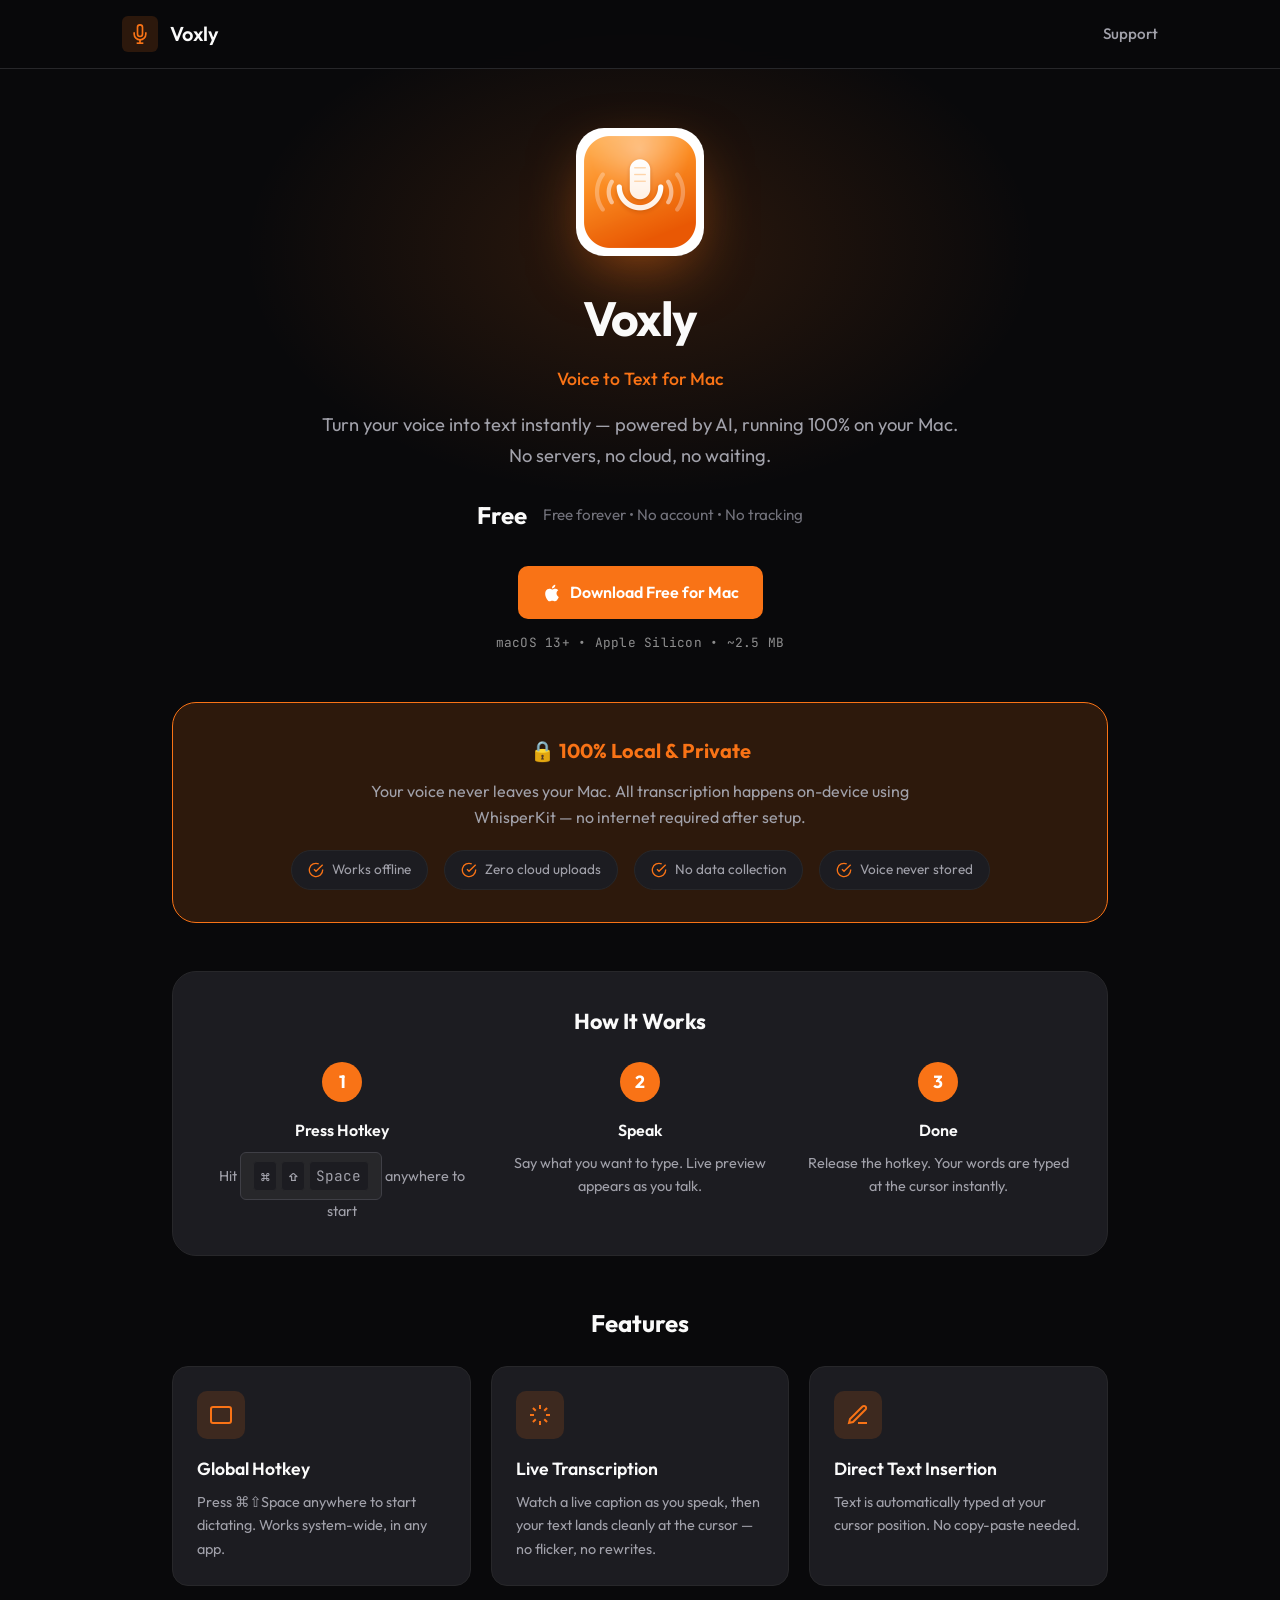
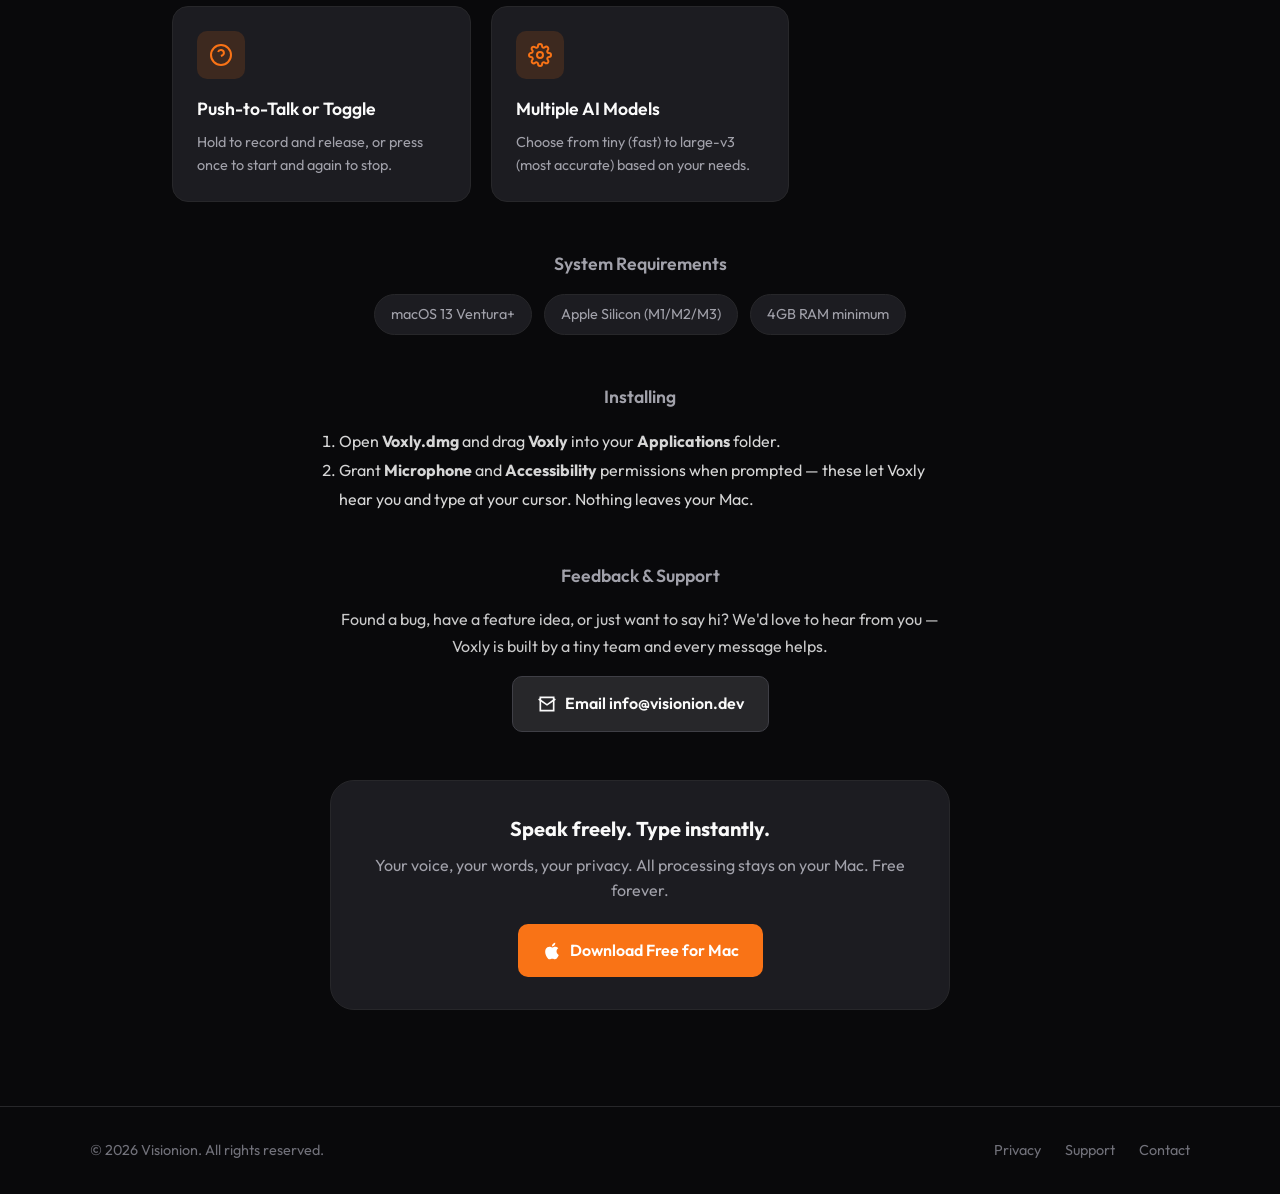
<file: index.html>
<!DOCTYPE html>
<html lang="en">
<head>
<script async src="https://www.googletagmanager.com/gtag/js?id=G-M6JFPRX2WN"></script>
<script>
  window.dataLayer = window.dataLayer || [];
  function gtag(){dataLayer.push(arguments);}
  gtag('js', new Date());
  gtag('config', 'G-M6JFPRX2WN');
</script>

  <meta charset="UTF-8" />
  <meta name="viewport" content="width=device-width, initial-scale=1" />
  <meta name="theme-color" content="#f97316" />
  <title>Voxly — Free Voice to Text for Mac | Local Whisper AI Dictation</title>
  <meta name="description" content="Voxly turns your voice into text instantly — powered by Whisper AI, running 100% on your Mac. Free, private, no servers, no cloud. Download for macOS." />
  <meta name="keywords" content="voice to text mac, free dictation app, whisper ai mac, speech to text, offline transcription, privacy dictation" />

  <!-- Canonical -->
  <link rel="canonical" href="https://voxly.visionion.dev/" />

  <!-- Open Graph -->
  <meta property="og:title" content="Voxly — Free Voice to Text for Mac" />
  <meta property="og:description" content="Turn your voice into text instantly. 100% local, powered by Whisper AI. Free download." />
  <meta property="og:type" content="website" />
  <meta property="og:url" content="https://voxly.visionion.dev/" />
  <meta property="og:image" content="https://voxly.visionion.dev/og-image.png" />

  <!-- Twitter Card -->
  <meta name="twitter:card" content="summary_large_image" />
  <meta name="twitter:title" content="Voxly — Free Voice to Text for Mac" />
  <meta name="twitter:description" content="Turn your voice into text instantly. 100% local, powered by Whisper AI. Free download." />
  <meta name="twitter:image" content="https://voxly.visionion.dev/og-image.png" />

  <!-- JSON-LD: SoftwareApplication -->
  <script type="application/ld+json">
  {
    "@context": "https://schema.org",
    "@type": "SoftwareApplication",
    "name": "Voxly",
    "applicationCategory": "UtilitiesApplication",
    "operatingSystem": "macOS 13+",
    "description": "Free voice-to-text dictation for Mac, powered by Whisper AI running 100% on-device.",
    "url": "https://voxly.visionion.dev/",
    "downloadUrl": "https://voxly.visionion.dev/Voxly.dmg",
    "offers": { "@type": "Offer", "price": "0", "priceCurrency": "USD" },
    "publisher": { "@type": "Organization", "name": "Visionion", "url": "https://visionion.dev" }
  }
  </script>

  <!-- Favicon & icons -->
  <link rel="icon" type="image/png" href="/icon.png">
  <link rel="apple-touch-icon" href="/apple-touch-icon.png">

  <!-- Fonts -->
  <link rel="preconnect" href="https://fonts.googleapis.com">
  <link rel="preconnect" href="https://fonts.gstatic.com" crossorigin>
  <link href="https://fonts.googleapis.com/css2?family=Outfit:wght@300;400;500;600;700&family=JetBrains+Mono:wght@400;500&display=swap" rel="stylesheet">

  <link rel="stylesheet" href="styles.css" />
</head>
<body>
  <!-- Navigation -->
  <nav class="nav">
    <div class="nav-container">
      <a href="/" class="nav-logo">
        <span class="logo-icon">
          <svg viewBox="0 0 24 24" fill="none" stroke="currentColor" stroke-width="2">
            <path d="M12 1a3 3 0 00-3 3v8a3 3 0 006 0V4a3 3 0 00-3-3z"/>
            <path d="M19 10v2a7 7 0 01-14 0v-2"/>
            <line x1="12" y1="19" x2="12" y2="23"/>
            <line x1="8" y1="23" x2="16" y2="23"/>
          </svg>
        </span>
        <span class="logo-text">Voxly</span>
      </a>
      <div class="nav-right">
        <a href="/support.html" class="nav-link">Support</a>
      </div>
    </div>
  </nav>

  <main>
    <!-- Hero Section -->
    <section class="hero">
      <div class="hero-glow"></div>
      <div class="hero-content">
        <img src="/icon.png" alt="Voxly app icon" class="hero-app-icon" width="128" height="128" />
        <h1 class="hero-title">Voxly</h1>
        <p class="hero-tagline">Voice to Text for Mac</p>
        <p class="hero-subtitle">
          Turn your voice into text instantly — powered by AI, running 100% on your Mac. No servers, no cloud, no waiting.
        </p>
        <div class="hero-price">
          <span class="price-tag">Free</span>
          <span class="price-note">Free forever • No account • No tracking</span>
        </div>
        <div class="hero-cta">
          <a href="/download.html" class="btn btn-primary">
            <svg viewBox="0 0 24 24" fill="currentColor">
              <path d="M18.71 19.5c-.83 1.24-1.71 2.45-3.05 2.47-1.34.03-1.77-.79-3.29-.79-1.53 0-2 .77-3.27.82-1.31.05-2.3-1.32-3.14-2.53C4.25 17 2.94 12.45 4.7 9.39c.87-1.52 2.43-2.48 4.12-2.51 1.28-.02 2.5.87 3.29.87.78 0 2.26-1.07 3.81-.91.65.03 2.47.26 3.64 1.98-.09.06-2.17 1.28-2.15 3.81.03 3.02 2.65 4.03 2.68 4.04-.03.07-.42 1.44-1.38 2.83M13 3.5c.73-.83 1.94-1.46 2.94-1.5.13 1.17-.34 2.35-1.04 3.19-.69.85-1.83 1.51-2.95 1.42-.15-1.15.41-2.35 1.05-3.11z"/>
            </svg>
            Download Free for Mac
          </a>
        </div>
        <p class="hero-meta">macOS 13+ • Apple Silicon • ~2.5 MB</p>
      </div>
    </section>

    <div class="main-content">
      <!-- Privacy Banner -->
      <section class="privacy-banner">
        <h2>🔒 100% Local & Private</h2>
        <p>Your voice never leaves your Mac. All transcription happens on-device using WhisperKit — no internet required after setup.</p>
        <div class="privacy-highlights">
          <span class="privacy-badge">
            <svg viewBox="0 0 24 24" fill="none" stroke="currentColor" stroke-width="2"><path d="M22 11.08V12a10 10 0 11-5.93-9.14"/><polyline points="22,4 12,14.01 9,11.01"/></svg>
            Works offline
          </span>
          <span class="privacy-badge">
            <svg viewBox="0 0 24 24" fill="none" stroke="currentColor" stroke-width="2"><path d="M22 11.08V12a10 10 0 11-5.93-9.14"/><polyline points="22,4 12,14.01 9,11.01"/></svg>
            Zero cloud uploads
          </span>
          <span class="privacy-badge">
            <svg viewBox="0 0 24 24" fill="none" stroke="currentColor" stroke-width="2"><path d="M22 11.08V12a10 10 0 11-5.93-9.14"/><polyline points="22,4 12,14.01 9,11.01"/></svg>
            No data collection
          </span>
          <span class="privacy-badge">
            <svg viewBox="0 0 24 24" fill="none" stroke="currentColor" stroke-width="2"><path d="M22 11.08V12a10 10 0 11-5.93-9.14"/><polyline points="22,4 12,14.01 9,11.01"/></svg>
            Voice never stored
          </span>
        </div>
      </section>

      <!-- How It Works -->
      <section class="how-section">
        <div class="how-card">
          <h2>How It Works</h2>
          <div class="how-steps">
            <div class="how-step">
              <div class="step-number">1</div>
              <h3>Press Hotkey</h3>
              <p>Hit <span class="hotkey-display"><kbd>⌘</kbd><kbd>⇧</kbd><kbd>Space</kbd></span> anywhere to start</p>
            </div>
            <div class="how-step">
              <div class="step-number">2</div>
              <h3>Speak</h3>
              <p>Say what you want to type. Live preview appears as you talk.</p>
            </div>
            <div class="how-step">
              <div class="step-number">3</div>
              <h3>Done</h3>
              <p>Release the hotkey. Your words are typed at the cursor instantly.</p>
            </div>
          </div>
        </div>
      </section>

      <!-- Features Section -->
      <section class="features-section">
        <h2 class="features-title">Features</h2>
        <div class="features-grid">
          <div class="feature-card">
            <div class="feature-icon">
              <svg viewBox="0 0 24 24" fill="none" stroke="currentColor" stroke-width="2">
                <rect x="2" y="4" width="20" height="16" rx="2"/>
                <path d="M6 8h.01M10 8h.01"/>
              </svg>
            </div>
            <h3>Global Hotkey</h3>
            <p>Press ⌘⇧Space anywhere to start dictating. Works system-wide, in any app.</p>
          </div>

          <div class="feature-card">
            <div class="feature-icon">
              <svg viewBox="0 0 24 24" fill="none" stroke="currentColor" stroke-width="2">
                <path d="M12 2v4M12 18v4M4.93 4.93l2.83 2.83M16.24 16.24l2.83 2.83M2 12h4M18 12h4M4.93 19.07l2.83-2.83M16.24 7.76l2.83-2.83"/>
              </svg>
            </div>
            <h3>Live Transcription</h3>
            <p>Watch a live caption as you speak, then your text lands cleanly at the cursor — no flicker, no rewrites.</p>
          </div>

          <div class="feature-card">
            <div class="feature-icon">
              <svg viewBox="0 0 24 24" fill="none" stroke="currentColor" stroke-width="2">
                <path d="M12 20h9"/>
                <path d="M16.5 3.5a2.121 2.121 0 013 3L7 19l-4 1 1-4L16.5 3.5z"/>
              </svg>
            </div>
            <h3>Direct Text Insertion</h3>
            <p>Text is automatically typed at your cursor position. No copy-paste needed.</p>
          </div>

          <div class="feature-card">
            <div class="feature-icon">
              <svg viewBox="0 0 24 24" fill="none" stroke="currentColor" stroke-width="2">
                <circle cx="12" cy="12" r="10"/>
                <path d="M9.09 9a3 3 0 015.83 1c0 2-3 3-3 3"/>
                <line x1="12" y1="17" x2="12.01" y2="17"/>
              </svg>
            </div>
            <h3>Push-to-Talk or Toggle</h3>
            <p>Hold to record and release, or press once to start and again to stop.</p>
          </div>

          <div class="feature-card">
            <div class="feature-icon">
              <svg viewBox="0 0 24 24" fill="none" stroke="currentColor" stroke-width="2">
                <circle cx="12" cy="12" r="3"/>
                <path d="M19.4 15a1.65 1.65 0 00.33 1.82l.06.06a2 2 0 010 2.83 2 2 0 01-2.83 0l-.06-.06a1.65 1.65 0 00-1.82-.33 1.65 1.65 0 00-1 1.51V21a2 2 0 01-2 2 2 2 0 01-2-2v-.09A1.65 1.65 0 009 19.4a1.65 1.65 0 00-1.82.33l-.06.06a2 2 0 01-2.83 0 2 2 0 010-2.83l.06-.06a1.65 1.65 0 00.33-1.82 1.65 1.65 0 00-1.51-1H3a2 2 0 01-2-2 2 2 0 012-2h.09A1.65 1.65 0 004.6 9a1.65 1.65 0 00-.33-1.82l-.06-.06a2 2 0 010-2.83 2 2 0 012.83 0l.06.06a1.65 1.65 0 001.82.33H9a1.65 1.65 0 001-1.51V3a2 2 0 012-2 2 2 0 012 2v.09a1.65 1.65 0 001 1.51 1.65 1.65 0 001.82-.33l.06-.06a2 2 0 012.83 0 2 2 0 010 2.83l-.06.06a1.65 1.65 0 00-.33 1.82V9a1.65 1.65 0 001.51 1H21a2 2 0 012 2 2 2 0 01-2 2h-.09a1.65 1.65 0 00-1.51 1z"/>
              </svg>
            </div>
            <h3>Multiple AI Models</h3>
            <p>Choose from tiny (fast) to large-v3 (most accurate) based on your needs.</p>
          </div>

        </div>
      </section>

      <!-- Requirements -->
      <section class="requirements-section">
        <h2>System Requirements</h2>
        <div class="requirements-list">
          <span class="requirement-tag">macOS 13 Ventura+</span>
          <span class="requirement-tag">Apple Silicon (M1/M2/M3)</span>
          <span class="requirement-tag">4GB RAM minimum</span>
        </div>
      </section>

      <!-- Install note -->
      <section class="requirements-section">
        <h2>Installing</h2>
        <ol style="max-width:640px;margin:0 auto;opacity:.85;line-height:1.8;text-align:left;padding-left:1.2rem">
          <li>Open <strong>Voxly.dmg</strong> and drag <strong>Voxly</strong> into your <strong>Applications</strong> folder.</li>
          <li>Grant <strong>Microphone</strong> and <strong>Accessibility</strong> permissions when prompted — these let Voxly hear you and type at your cursor. Nothing leaves your Mac.</li>
        </ol>
      </section>

      <!-- Feedback -->
      <section class="requirements-section">
        <h2>Feedback &amp; Support</h2>
        <p style="max-width:620px;margin:0 auto 1rem;opacity:.8;line-height:1.7">
          Found a bug, have a feature idea, or just want to say hi? We'd love to hear from you —
          Voxly is built by a tiny team and every message helps.
        </p>
        <a href="mailto:info@visionion.dev?subject=Voxly%20Feedback" class="btn btn-secondary">
          <svg viewBox="0 0 24 24" fill="none" stroke="currentColor" stroke-width="2" width="18" height="18">
            <path d="M4 4h16v16H4z" fill="none"/><path d="M22 6l-10 7L2 6"/>
          </svg>
          Email info@visionion.dev
        </a>
      </section>

      <!-- CTA -->
      <section class="cta-section">
        <div class="cta-card">
          <h3>Speak freely. Type instantly.</h3>
          <p>Your voice, your words, your privacy. All processing stays on your Mac. Free forever.</p>
          <a href="/download.html" class="btn btn-primary">
            <svg viewBox="0 0 24 24" fill="currentColor">
              <path d="M18.71 19.5c-.83 1.24-1.71 2.45-3.05 2.47-1.34.03-1.77-.79-3.29-.79-1.53 0-2 .77-3.27.82-1.31.05-2.3-1.32-3.14-2.53C4.25 17 2.94 12.45 4.7 9.39c.87-1.52 2.43-2.48 4.12-2.51 1.28-.02 2.5.87 3.29.87.78 0 2.26-1.07 3.81-.91.65.03 2.47.26 3.64 1.98-.09.06-2.17 1.28-2.15 3.81.03 3.02 2.65 4.03 2.68 4.04-.03.07-.42 1.44-1.38 2.83M13 3.5c.73-.83 1.94-1.46 2.94-1.5.13 1.17-.34 2.35-1.04 3.19-.69.85-1.83 1.51-2.95 1.42-.15-1.15.41-2.35 1.05-3.11z"/>
            </svg>
            Download Free for Mac
          </a>
        </div>
      </section>
    </div>
  </main>

  <!-- Footer -->
  <footer class="footer">
    <div class="footer-container">
      <p class="footer-copy">© <span id="year"></span> Visionion. All rights reserved.</p>
      <div class="footer-links">
        <a href="/privacy.html">Privacy</a>
        <a href="/support.html">Support</a>
        <a href="https://visionion.dev/contact-us.html">Contact</a>
      </div>
    </div>
  </footer>

  <script>
    const y = document.getElementById('year');
    if (y) { y.textContent = new Date().getFullYear(); }
  </script>

  <!-- Cloudflare Web Analytics (privacy-friendly, cookieless). -->
  <!-- SETUP: create a free site token at https://dash.cloudflare.com -> Analytics -> Web Analytics,
       then replace 98fffaa4caee42f7ad769147ef4cd9d4 below. No cookies, no personal data, GDPR-friendly. -->
  <script defer src="https://static.cloudflareinsights.com/beacon.min.js"
          data-cf-beacon='{"token": "98fffaa4caee42f7ad769147ef4cd9d4"}'></script>
</body>
</html>
</file>
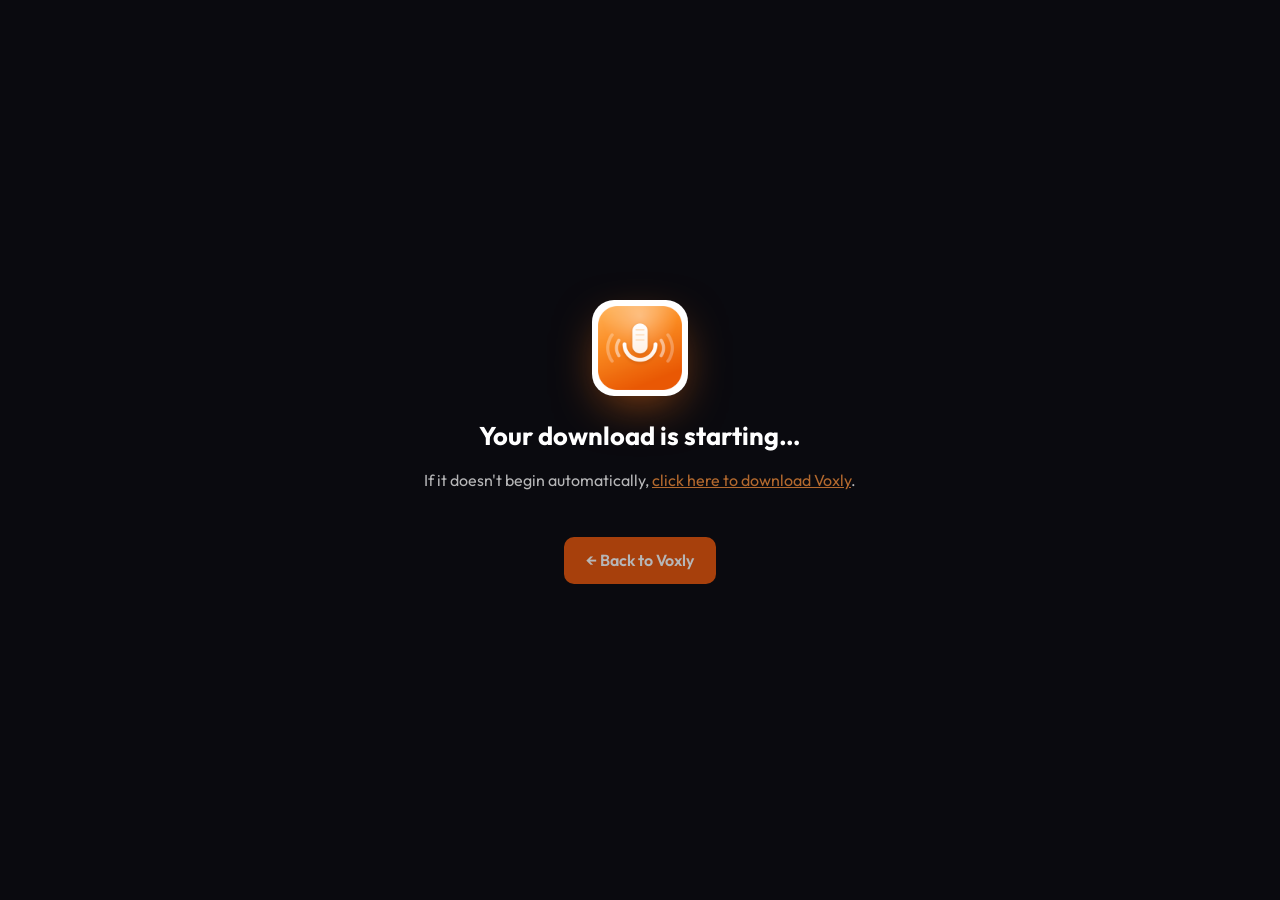
<file: download.html>
<!DOCTYPE html>
<html lang="en">
<head>
<script async src="https://www.googletagmanager.com/gtag/js?id=G-M6JFPRX2WN"></script>
<script>
  window.dataLayer = window.dataLayer || [];
  function gtag(){dataLayer.push(arguments);}
  gtag('js', new Date());
  gtag('config', 'G-M6JFPRX2WN');
</script>

  <meta charset="UTF-8" />
  <meta name="viewport" content="width=device-width, initial-scale=1" />
  <meta name="theme-color" content="#f97316" />
  <title>Downloading Voxly…</title>
  <!-- This page exists so Cloudflare Web Analytics records a pageview for the
       /download path. Comparing /download vs / pageviews gives the
       visit -> download conversion rate. -->
  <meta name="robots" content="noindex, follow" />
  <link rel="canonical" href="https://voxly.visionion.dev/" />
  <link rel="icon" type="image/png" href="/icon.png" />
  <link href="https://fonts.googleapis.com/css2?family=Outfit:wght@400;600;700&display=swap" rel="stylesheet">
  <style>
    body { margin:0; min-height:100vh; display:flex; align-items:center; justify-content:center;
           background:#0a0a0f; color:#fff; font-family:'Outfit',system-ui,sans-serif; text-align:center; }
    .card { max-width:460px; padding:2rem; }
    img { width:96px; height:96px; border-radius:22px; box-shadow:0 16px 48px -12px rgba(249,115,22,.6); }
    h1 { font-size:1.6rem; margin:1.2rem 0 .4rem; }
    p { opacity:.7; line-height:1.6; }
    a { color:#fb923c; }
    .btn { display:inline-block; margin-top:1.2rem; padding:.7rem 1.4rem; background:#ea580c; color:#fff;
           border-radius:10px; text-decoration:none; font-weight:600; }
  </style>
</head>
<body>
  <div class="card">
    <img src="/icon.png" alt="Voxly" />
    <h1>Your download is starting…</h1>
    <p>If it doesn't begin automatically,
       <a id="dl" href="/Voxly.dmg">click here to download Voxly</a>.</p>
    <p style="margin-top:1.5rem"><a class="btn" href="/">← Back to Voxly</a></p>
  </div>

  <!-- Cloudflare Web Analytics -->
  <script defer src='https://static.cloudflareinsights.com/beacon.min.js' data-cf-beacon='{"token": "98fffaa4caee42f7ad769147ef4cd9d4"}'></script>
  <!-- End Cloudflare Web Analytics -->

  <script>
    // Record the download in Google Analytics (sent via beacon, survives the redirect).
    if (typeof gtag === 'function') {
      gtag('event', 'file_download', {
        app_name: 'Voxly',
        file_name: 'Voxly.dmg',
        file_extension: 'dmg',
        link_url: '/Voxly.dmg'
      });
    }
    // Start the actual download shortly after the page (and beacon) load.
    setTimeout(function () { window.location.href = "/Voxly.dmg"; }, 800);
  </script>
</body>
</html>
</file>
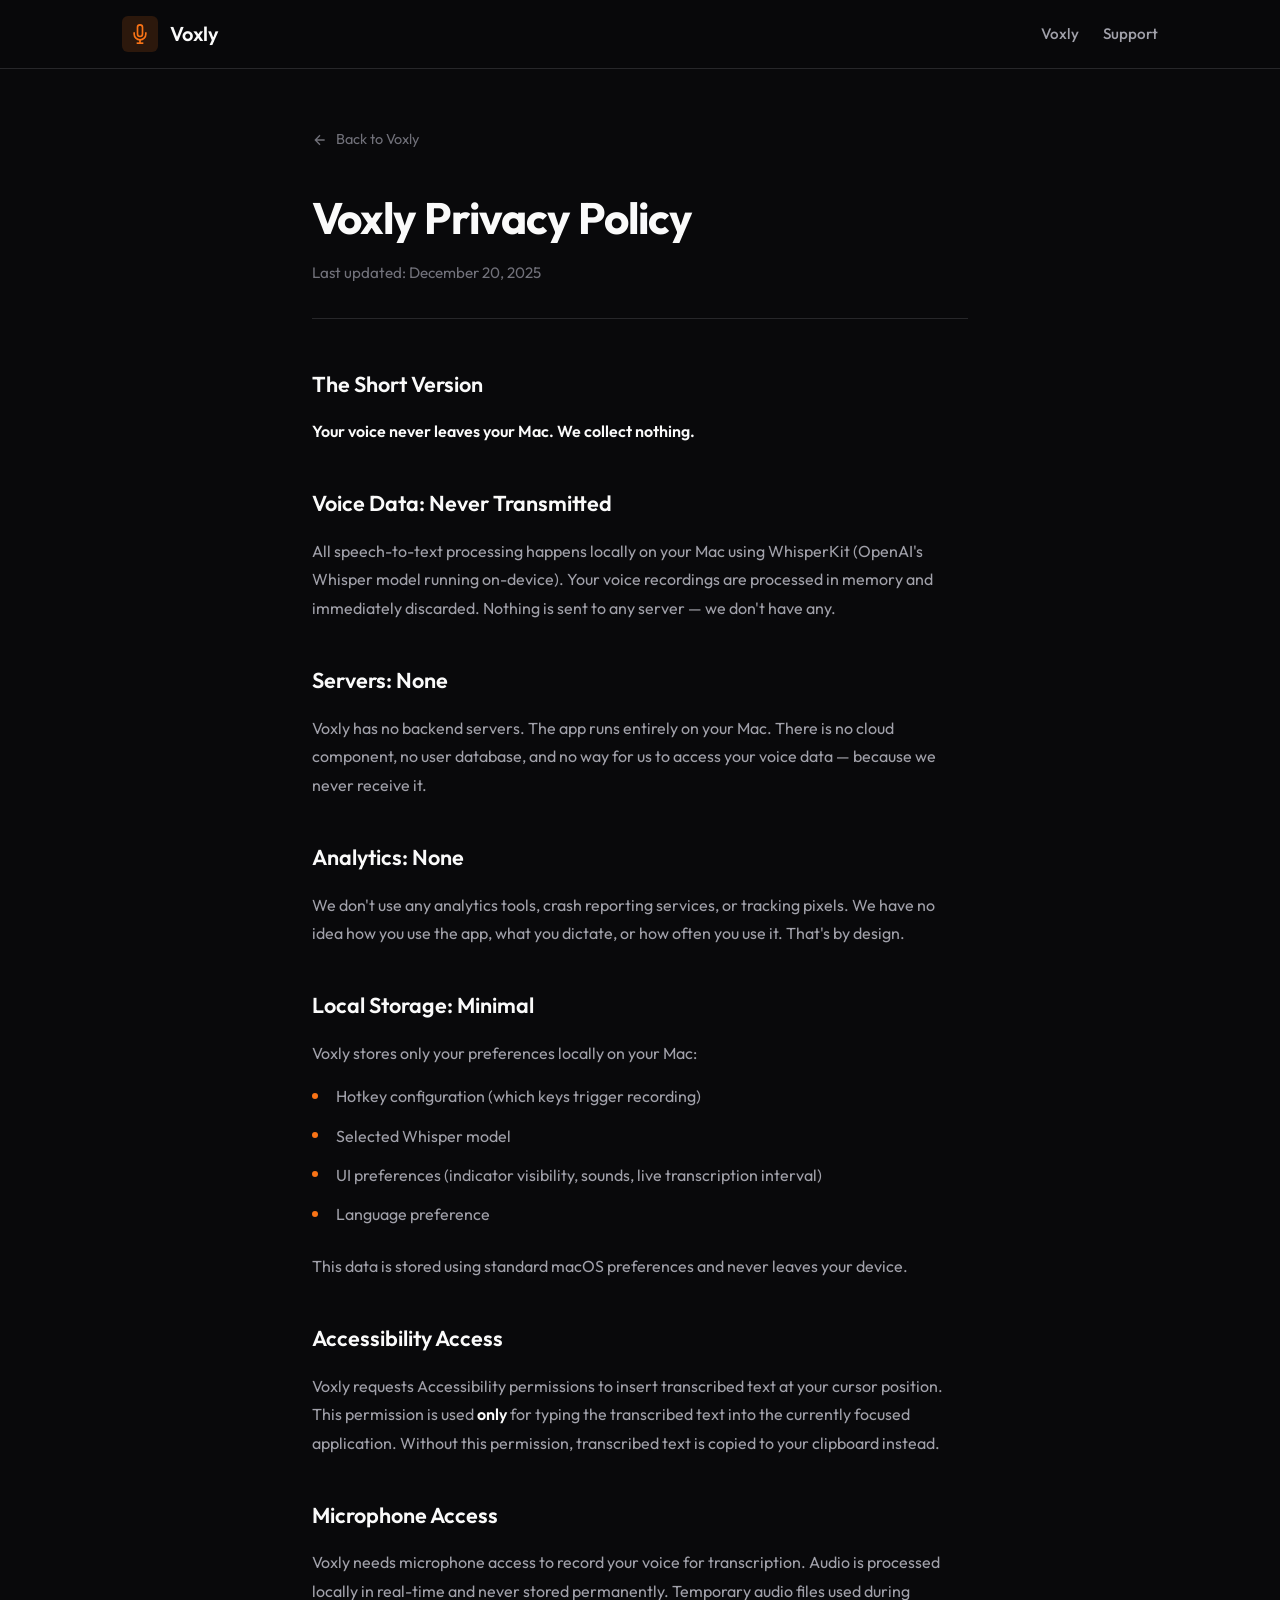
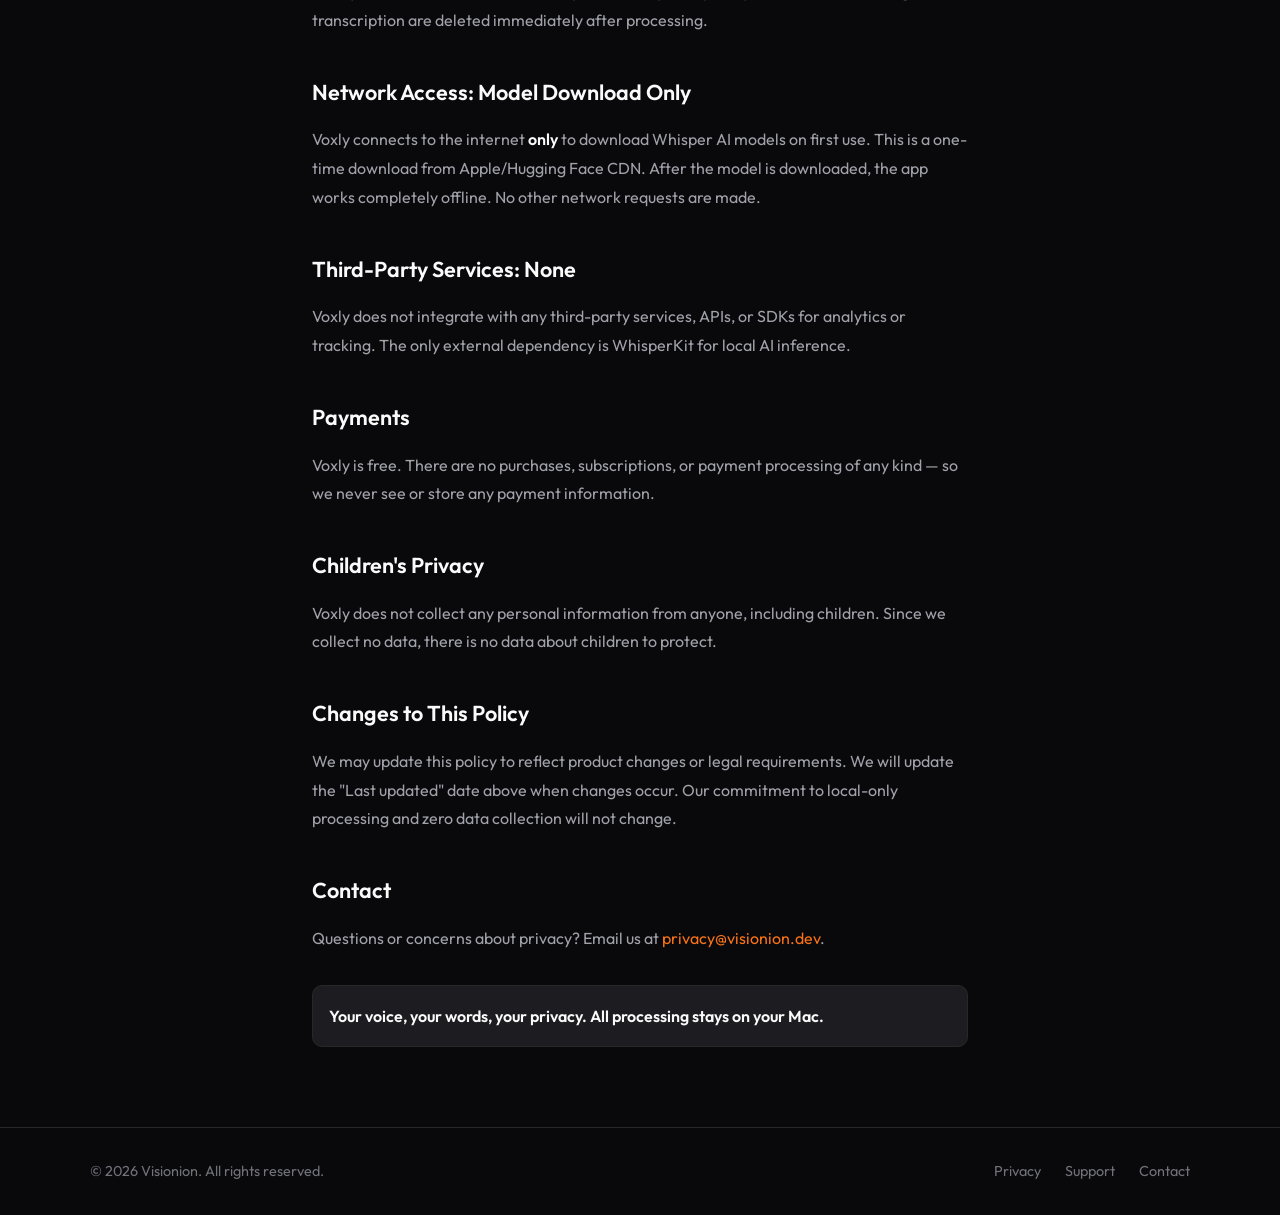
<file: privacy.html>
<!DOCTYPE html>
<html lang="en">
<head>
<script async src="https://www.googletagmanager.com/gtag/js?id=G-M6JFPRX2WN"></script>
<script>
  window.dataLayer = window.dataLayer || [];
  function gtag(){dataLayer.push(arguments);}
  gtag('js', new Date());
  gtag('config', 'G-M6JFPRX2WN');
</script>

  <meta charset="UTF-8" />
  <meta name="viewport" content="width=device-width, initial-scale=1" />
  <meta name="theme-color" content="#f97316" />
  <title>Privacy Policy — Voxly</title>
  <meta name="description" content="Voxly Privacy Policy. Your voice never leaves your Mac. We collect nothing." />

  <meta property="og:title" content="Privacy Policy — Voxly" />
  <meta property="og:description" content="Your voice never leaves your Mac. All transcription is 100% local." />
  <meta property="og:type" content="article" />
  <meta property="og:image" content="https://voxly.visionion.dev/og-image.png" />
  <meta name="twitter:card" content="summary_large_image" />
  <meta name="twitter:image" content="https://voxly.visionion.dev/og-image.png" />

  <!-- Favicon -->
  <link rel="icon" type="image/svg+xml" href="data:image/svg+xml,%3Csvg xmlns='http://www.w3.org/2000/svg' viewBox='0 0 32 32'%3E%3Crect width='32' height='32' rx='6' fill='%23f97316'/%3E%3Cpath d='M16 6a4 4 0 014 4v6a4 4 0 01-8 0v-6a4 4 0 014-4z' fill='%23fff'/%3E%3Cpath d='M10 14v2a6 6 0 0012 0v-2' stroke='%23fff' stroke-width='2' fill='none'/%3E%3Cpath d='M16 22v4M12 26h8' stroke='%23fff' stroke-width='2' stroke-linecap='round'/%3E%3C/svg%3E">

  <link rel="preconnect" href="https://fonts.googleapis.com">
  <link rel="preconnect" href="https://fonts.gstatic.com" crossorigin>
  <link href="https://fonts.googleapis.com/css2?family=Outfit:wght@300;400;500;600;700&family=JetBrains+Mono:wght@400;500&display=swap" rel="stylesheet">

  <link rel="stylesheet" href="styles.css" />
</head>
<body>
  <nav class="nav">
    <div class="nav-container">
      <a href="/" class="nav-logo">
        <span class="logo-icon">
          <svg viewBox="0 0 24 24" fill="none" stroke="currentColor" stroke-width="2">
            <path d="M12 1a3 3 0 00-3 3v8a3 3 0 006 0V4a3 3 0 00-3-3z"/>
            <path d="M19 10v2a7 7 0 01-14 0v-2"/>
            <line x1="12" y1="19" x2="12" y2="23"/>
            <line x1="8" y1="23" x2="16" y2="23"/>
          </svg>
        </span>
        <span class="logo-text">Voxly</span>
      </a>
      <div class="nav-right">
        <a href="/" class="nav-link">Voxly</a>
        <a href="/support.html" class="nav-link">Support</a>
      </div>
    </div>
  </nav>

  <main class="page-container">
    <a href="/" class="back-link">
      <svg viewBox="0 0 24 24" fill="none" stroke="currentColor" stroke-width="2">
        <path d="M19 12H5M12 19l-7-7 7-7"/>
      </svg>
      Back to Voxly
    </a>

    <header class="page-header">
      <h1 class="page-title">Voxly Privacy Policy</h1>
      <p class="page-subtitle">Last updated: December 20, 2025</p>
    </header>

    <div class="page-content">
      <h2>The Short Version</h2>
      <p>
        <strong>Your voice never leaves your Mac. We collect nothing.</strong>
      </p>

      <h2>Voice Data: Never Transmitted</h2>
      <p>
        All speech-to-text processing happens locally on your Mac using WhisperKit (OpenAI's Whisper model running on-device). Your voice recordings are processed in memory and immediately discarded. Nothing is sent to any server — we don't have any.
      </p>

      <h2>Servers: None</h2>
      <p>
        Voxly has no backend servers. The app runs entirely on your Mac. There is no cloud component, no user database, and no way for us to access your voice data — because we never receive it.
      </p>

      <h2>Analytics: None</h2>
      <p>
        We don't use any analytics tools, crash reporting services, or tracking pixels. We have no idea how you use the app, what you dictate, or how often you use it. That's by design.
      </p>

      <h2>Local Storage: Minimal</h2>
      <p>
        Voxly stores only your preferences locally on your Mac:
      </p>
      <ul>
        <li>Hotkey configuration (which keys trigger recording)</li>
        <li>Selected Whisper model</li>
        <li>UI preferences (indicator visibility, sounds, live transcription interval)</li>
        <li>Language preference</li>
      </ul>
      <p>
        This data is stored using standard macOS preferences and never leaves your device.
      </p>

      <h2>Accessibility Access</h2>
      <p>
        Voxly requests Accessibility permissions to insert transcribed text at your cursor position. This permission is used <strong>only</strong> for typing the transcribed text into the currently focused application. Without this permission, transcribed text is copied to your clipboard instead.
      </p>

      <h2>Microphone Access</h2>
      <p>
        Voxly needs microphone access to record your voice for transcription. Audio is processed locally in real-time and never stored permanently. Temporary audio files used during transcription are deleted immediately after processing.
      </p>

      <h2>Network Access: Model Download Only</h2>
      <p>
        Voxly connects to the internet <strong>only</strong> to download Whisper AI models on first use. This is a one-time download from Apple/Hugging Face CDN. After the model is downloaded, the app works completely offline. No other network requests are made.
      </p>

      <h2>Third-Party Services: None</h2>
      <p>
        Voxly does not integrate with any third-party services, APIs, or SDKs for analytics or tracking. The only external dependency is WhisperKit for local AI inference.
      </p>

      <h2>Payments</h2>
      <p>
        Voxly is free. There are no purchases, subscriptions, or payment processing of any kind — so we never see or store any payment information.
      </p>

      <h2>Children's Privacy</h2>
      <p>
        Voxly does not collect any personal information from anyone, including children. Since we collect no data, there is no data about children to protect.
      </p>

      <h2>Changes to This Policy</h2>
      <p>
        We may update this policy to reflect product changes or legal requirements. We will update the "Last updated" date above when changes occur. Our commitment to local-only processing and zero data collection will not change.
      </p>

      <h2>Contact</h2>
      <p>
        Questions or concerns about privacy? Email us at <a href="mailto:privacy@visionion.dev">privacy@visionion.dev</a>.
      </p>

      <p style="margin-top: 2rem; padding: 1rem; background: var(--bg-card); border-radius: var(--radius-md); border: 1px solid var(--border-color);">
        <strong>Your voice, your words, your privacy. All processing stays on your Mac.</strong>
      </p>
    </div>
  </main>

  <footer class="footer">
    <div class="footer-container">
      <p class="footer-copy">© <span id="year"></span> Visionion. All rights reserved.</p>
      <div class="footer-links">
        <a href="/privacy.html">Privacy</a>
        <a href="/support.html">Support</a>
        <a href="https://visionion.dev/contact-us.html">Contact</a>
      </div>
    </div>
  </footer>

  <script>document.getElementById('year').textContent = new Date().getFullYear();</script>
</body>
</html>
</file>
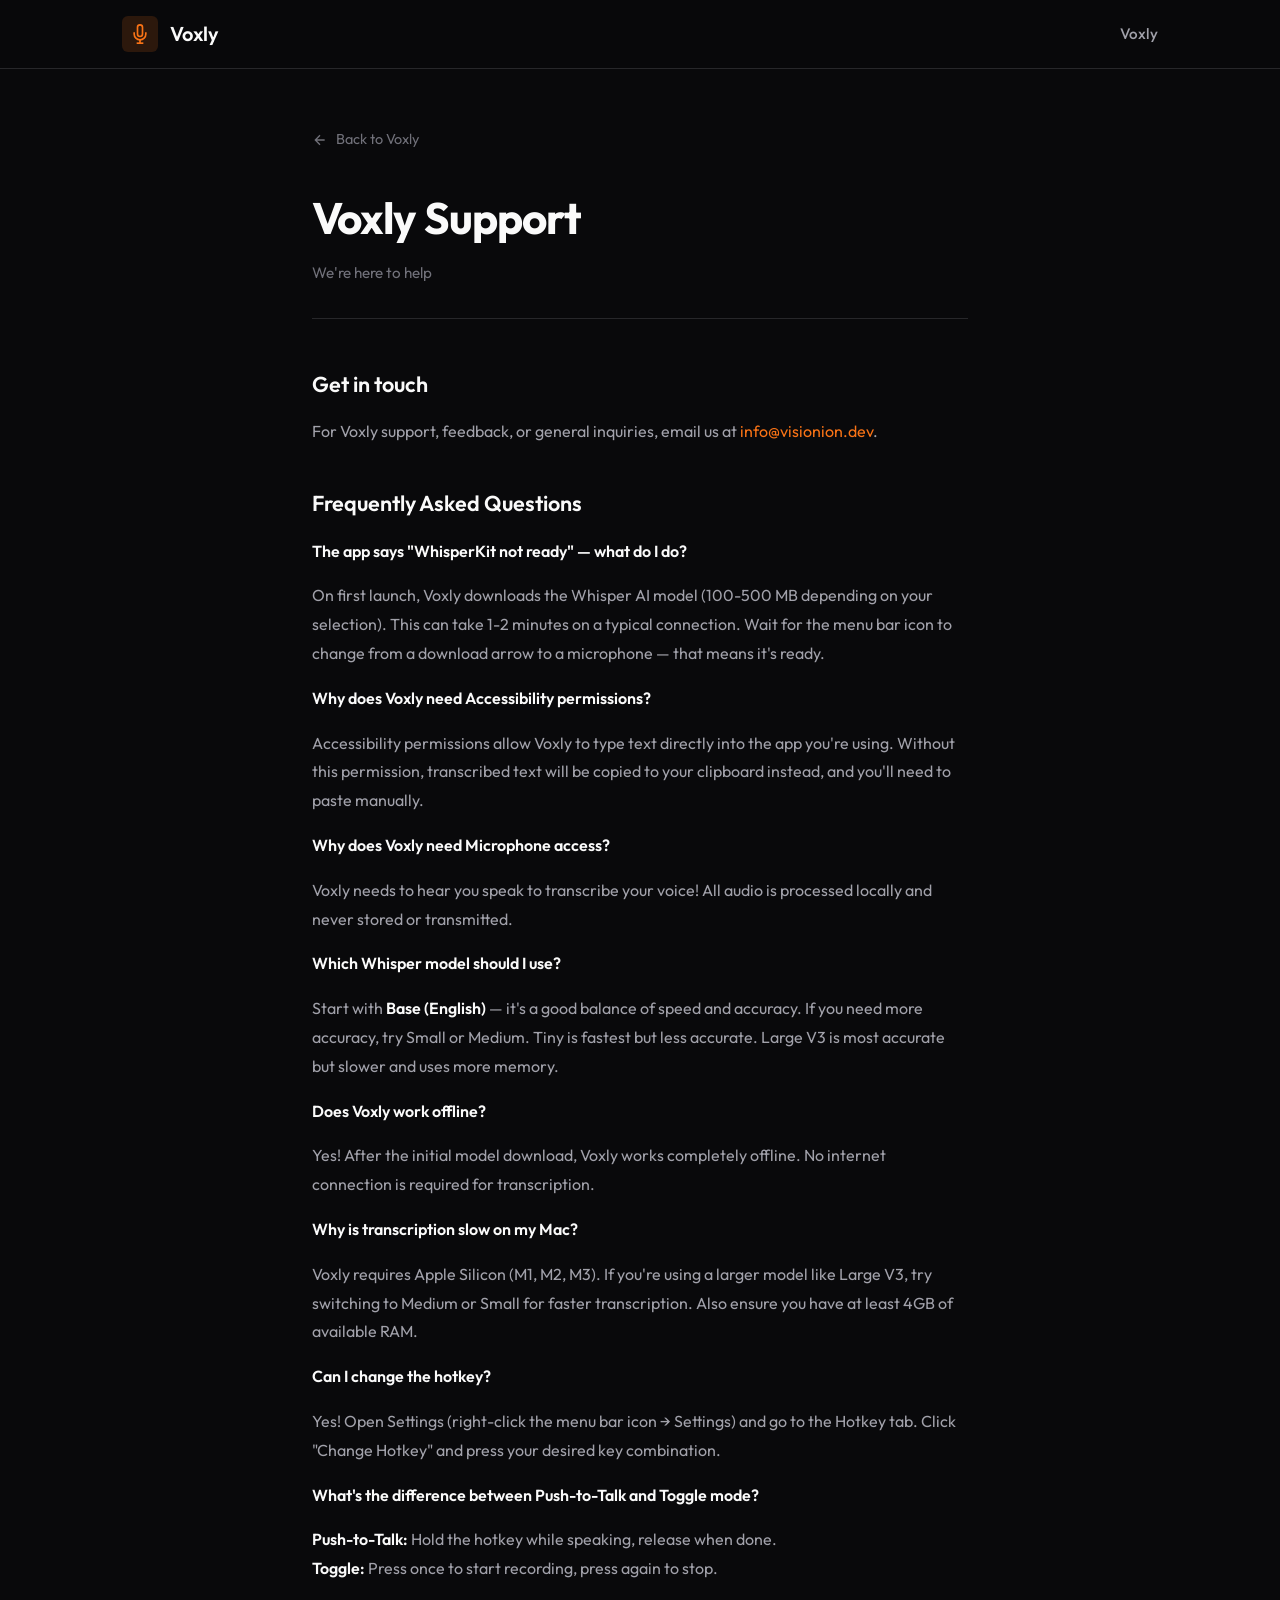
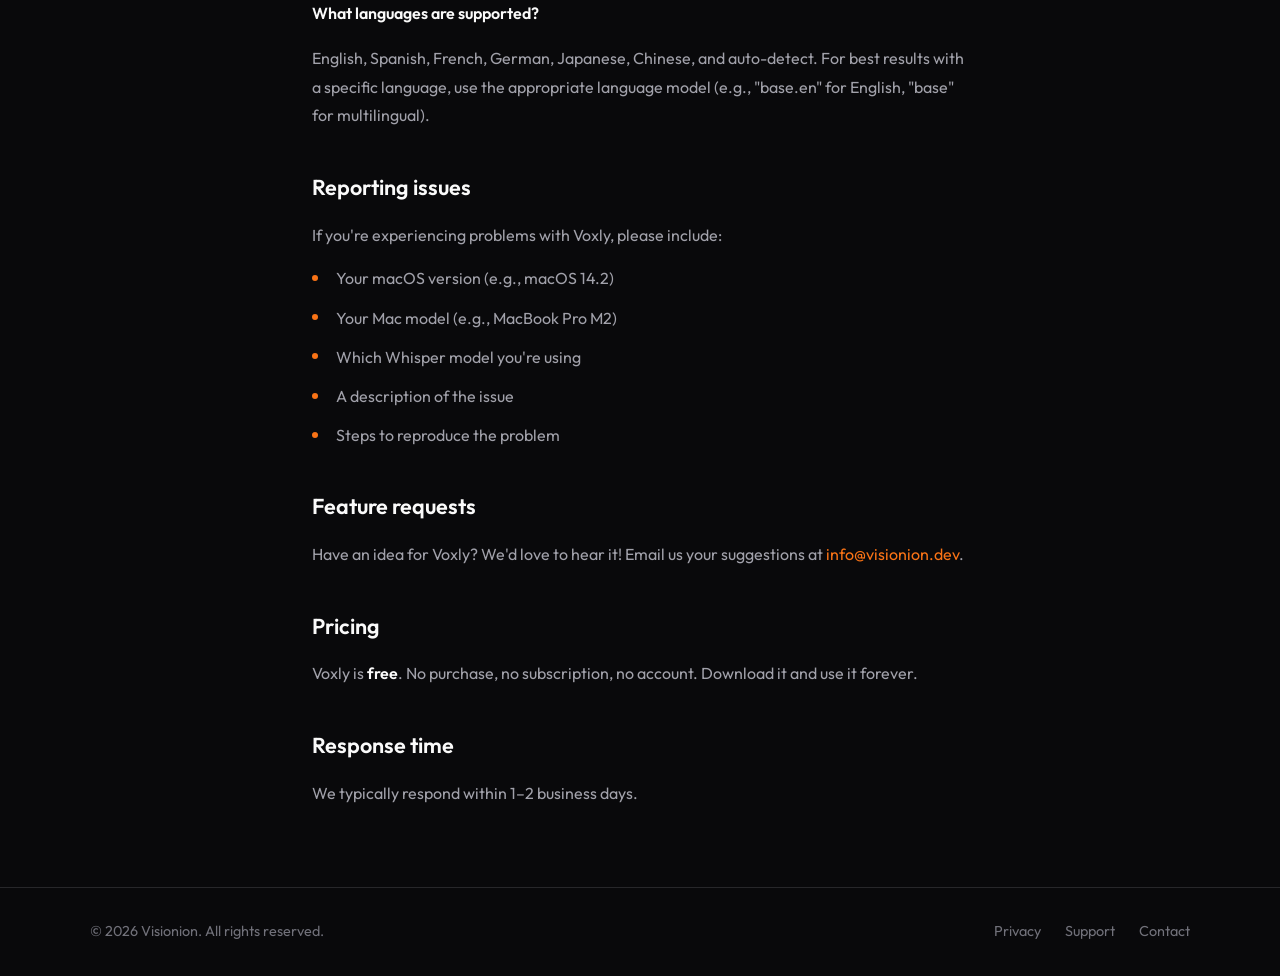
<file: support.html>
<!DOCTYPE html>
<html lang="en">
<head>
<script async src="https://www.googletagmanager.com/gtag/js?id=G-M6JFPRX2WN"></script>
<script>
  window.dataLayer = window.dataLayer || [];
  function gtag(){dataLayer.push(arguments);}
  gtag('js', new Date());
  gtag('config', 'G-M6JFPRX2WN');
</script>

  <meta charset="UTF-8" />
  <meta name="viewport" content="width=device-width, initial-scale=1" />
  <meta name="theme-color" content="#f97316" />
  <title>Support — Voxly</title>
  <meta name="description" content="Get help and support for Voxly, voice to text for Mac." />

  <meta property="og:title" content="Support — Voxly" />
  <meta property="og:description" content="Get help and support for Voxly." />
  <meta property="og:type" content="article" />
  <meta property="og:image" content="https://voxly.visionion.dev/og-image.png" />
  <meta name="twitter:card" content="summary_large_image" />
  <meta name="twitter:image" content="https://voxly.visionion.dev/og-image.png" />

  <!-- Favicon -->
  <link rel="icon" type="image/svg+xml" href="data:image/svg+xml,%3Csvg xmlns='http://www.w3.org/2000/svg' viewBox='0 0 32 32'%3E%3Crect width='32' height='32' rx='6' fill='%23f97316'/%3E%3Cpath d='M16 6a4 4 0 014 4v6a4 4 0 01-8 0v-6a4 4 0 014-4z' fill='%23fff'/%3E%3Cpath d='M10 14v2a6 6 0 0012 0v-2' stroke='%23fff' stroke-width='2' fill='none'/%3E%3Cpath d='M16 22v4M12 26h8' stroke='%23fff' stroke-width='2' stroke-linecap='round'/%3E%3C/svg%3E">

  <link rel="preconnect" href="https://fonts.googleapis.com">
  <link rel="preconnect" href="https://fonts.gstatic.com" crossorigin>
  <link href="https://fonts.googleapis.com/css2?family=Outfit:wght@300;400;500;600;700&family=JetBrains+Mono:wght@400;500&display=swap" rel="stylesheet">

  <link rel="stylesheet" href="styles.css" />
</head>
<body>
  <nav class="nav">
    <div class="nav-container">
      <a href="/" class="nav-logo">
        <span class="logo-icon">
          <svg viewBox="0 0 24 24" fill="none" stroke="currentColor" stroke-width="2">
            <path d="M12 1a3 3 0 00-3 3v8a3 3 0 006 0V4a3 3 0 00-3-3z"/>
            <path d="M19 10v2a7 7 0 01-14 0v-2"/>
            <line x1="12" y1="19" x2="12" y2="23"/>
            <line x1="8" y1="23" x2="16" y2="23"/>
          </svg>
        </span>
        <span class="logo-text">Voxly</span>
      </a>
      <div class="nav-right">
        <a href="/" class="nav-link">Voxly</a>
      </div>
    </div>
  </nav>

  <main class="page-container">
    <a href="/" class="back-link">
      <svg viewBox="0 0 24 24" fill="none" stroke="currentColor" stroke-width="2">
        <path d="M19 12H5M12 19l-7-7 7-7"/>
      </svg>
      Back to Voxly
    </a>

    <header class="page-header">
      <h1 class="page-title">Voxly Support</h1>
      <p class="page-subtitle">We're here to help</p>
    </header>

    <div class="page-content">
      <h2>Get in touch</h2>
      <p>
        For Voxly support, feedback, or general inquiries, email us at <a href="mailto:info@visionion.dev">info@visionion.dev</a>.
      </p>

      <h2>Frequently Asked Questions</h2>
      
      <p><strong>The app says "WhisperKit not ready" — what do I do?</strong></p>
      <p>
        On first launch, Voxly downloads the Whisper AI model (100-500 MB depending on your selection). This can take 1-2 minutes on a typical connection. Wait for the menu bar icon to change from a download arrow to a microphone — that means it's ready.
      </p>

      <p><strong>Why does Voxly need Accessibility permissions?</strong></p>
      <p>
        Accessibility permissions allow Voxly to type text directly into the app you're using. Without this permission, transcribed text will be copied to your clipboard instead, and you'll need to paste manually.
      </p>

      <p><strong>Why does Voxly need Microphone access?</strong></p>
      <p>
        Voxly needs to hear you speak to transcribe your voice! All audio is processed locally and never stored or transmitted.
      </p>

      <p><strong>Which Whisper model should I use?</strong></p>
      <p>
        Start with <strong>Base (English)</strong> — it's a good balance of speed and accuracy. If you need more accuracy, try Small or Medium. Tiny is fastest but less accurate. Large V3 is most accurate but slower and uses more memory.
      </p>

      <p><strong>Does Voxly work offline?</strong></p>
      <p>
        Yes! After the initial model download, Voxly works completely offline. No internet connection is required for transcription.
      </p>

      <p><strong>Why is transcription slow on my Mac?</strong></p>
      <p>
        Voxly requires Apple Silicon (M1, M2, M3). If you're using a larger model like Large V3, try switching to Medium or Small for faster transcription. Also ensure you have at least 4GB of available RAM.
      </p>

      <p><strong>Can I change the hotkey?</strong></p>
      <p>
        Yes! Open Settings (right-click the menu bar icon → Settings) and go to the Hotkey tab. Click "Change Hotkey" and press your desired key combination.
      </p>

      <p><strong>What's the difference between Push-to-Talk and Toggle mode?</strong></p>
      <p>
        <strong>Push-to-Talk:</strong> Hold the hotkey while speaking, release when done.<br>
        <strong>Toggle:</strong> Press once to start recording, press again to stop.
      </p>

      <p><strong>What languages are supported?</strong></p>
      <p>
        English, Spanish, French, German, Japanese, Chinese, and auto-detect. For best results with a specific language, use the appropriate language model (e.g., "base.en" for English, "base" for multilingual).
      </p>

      <h2>Reporting issues</h2>
      <p>
        If you're experiencing problems with Voxly, please include:
      </p>
      <ul>
        <li>Your macOS version (e.g., macOS 14.2)</li>
        <li>Your Mac model (e.g., MacBook Pro M2)</li>
        <li>Which Whisper model you're using</li>
        <li>A description of the issue</li>
        <li>Steps to reproduce the problem</li>
      </ul>

      <h2>Feature requests</h2>
      <p>
        Have an idea for Voxly? We'd love to hear it! Email us your suggestions at <a href="mailto:info@visionion.dev">info@visionion.dev</a>.
      </p>

      <h2>Pricing</h2>
      <p>
        Voxly is <strong>free</strong>. No purchase, no subscription, no account. Download it and use it forever.
      </p>

      <h2>Response time</h2>
      <p>
        We typically respond within 1–2 business days.
      </p>
    </div>
  </main>

  <footer class="footer">
    <div class="footer-container">
      <p class="footer-copy">© <span id="year"></span> Visionion. All rights reserved.</p>
      <div class="footer-links">
        <a href="/privacy.html">Privacy</a>
        <a href="/support.html">Support</a>
        <a href="https://visionion.dev/contact-us.html">Contact</a>
      </div>
    </div>
  </footer>

  <script>document.getElementById('year').textContent = new Date().getFullYear();</script>
</body>
</html>
</file>
<file: styles.css>
:root {
  --bg-primary: #09090b;
  --bg-secondary: #18181b;
  --bg-card: #1c1c21;
  --bg-elevated: #27272a;
  
  --text-primary: #fafafa;
  --text-secondary: #a1a1aa;
  --text-muted: #71717a;
  
  --border-color: #27272a;
  --border-subtle: #3f3f46;
  
  --accent: #f97316; /* Orange-500 */
  --accent-hover: #ea580c; /* Orange-600 */
  --accent-dim: rgba(249, 115, 22, 0.15);
  --accent-glow: rgba(249, 115, 22, 0.3);
  
  --radius-sm: 6px;
  --radius-md: 10px;
  --radius-lg: 16px;
  --radius-xl: 24px;
  
  --font-sans: 'Outfit', -apple-system, BlinkMacSystemFont, system-ui, sans-serif;
  --font-mono: 'JetBrains Mono', monospace;
}

* {
  box-sizing: border-box;
  margin: 0;
  padding: 0;
}

html {
  scroll-behavior: smooth;
}

body {
  font-family: var(--font-sans);
  background: var(--bg-primary);
  color: var(--text-primary);
  line-height: 1.6;
  min-height: 100vh;
  -webkit-font-smoothing: antialiased;
  -moz-osx-font-smoothing: grayscale;
}

/* Navigation */
.nav {
  position: fixed;
  top: 0;
  left: 0;
  right: 0;
  z-index: 100;
  background: rgba(9, 9, 11, 0.85);
  backdrop-filter: blur(12px);
  border-bottom: 1px solid var(--border-color);
}

.nav-container {
  max-width: 1100px;
  margin: 0 auto;
  padding: 1rem 2rem;
  display: flex;
  align-items: center;
  justify-content: space-between;
}

.nav-logo {
  display: flex;
  align-items: center;
  gap: 0.75rem;
  text-decoration: none;
  color: var(--text-primary);
  font-weight: 600;
  font-size: 1.25rem;
}

.logo-icon {
  width: 36px;
  height: 36px;
  background: var(--accent-dim);
  border-radius: var(--radius-sm);
  display: flex;
  align-items: center;
  justify-content: center;
  color: var(--accent);
}

.logo-icon svg {
  width: 20px;
  height: 20px;
}

.nav-right {
  display: flex;
  align-items: center;
  gap: 1.5rem;
}

.nav-link {
  color: var(--text-secondary);
  text-decoration: none;
  font-weight: 500;
  font-size: 0.95rem;
  transition: color 0.2s ease;
}

.nav-link:hover {
  color: var(--text-primary);
}

/* Hero Section */
.hero {
  padding: 8rem 2rem 3rem;
  text-align: center;
  position: relative;
  overflow: hidden;
}

.hero-glow {
  position: absolute;
  top: 0;
  left: 50%;
  transform: translateX(-50%);
  width: 800px;
  height: 500px;
  background: radial-gradient(ellipse at center, var(--accent-dim) 0%, transparent 70%);
  pointer-events: none;
}

.hero-content {
  position: relative;
  z-index: 1;
  max-width: 640px;
  margin: 0 auto;
}

.hero-icon {
  width: 80px;
  height: 80px;
  margin: 0 auto 1.5rem;
  background: var(--accent-dim);
  border-radius: var(--radius-xl);
  display: flex;
  align-items: center;
  justify-content: center;
  color: var(--accent);
}

.hero-icon svg {
  width: 40px;
  height: 40px;
}

.hero-title {
  font-size: clamp(2rem, 5vw, 3rem);
  font-weight: 700;
  letter-spacing: -0.03em;
  margin-bottom: 0.5rem;
}

.hero-tagline {
  font-size: 1.1rem;
  color: var(--accent);
  font-weight: 500;
  margin-bottom: 1rem;
}

.hero-subtitle {
  font-size: 1.15rem;
  color: var(--text-secondary);
  line-height: 1.7;
}

.hero-price {
  margin-top: 1.5rem;
  display: flex;
  align-items: center;
  justify-content: center;
  gap: 1rem;
  flex-wrap: wrap;
}

.price-tag {
  font-size: 1.5rem;
  font-weight: 700;
  color: var(--text-primary);
}

.price-note {
  font-size: 0.95rem;
  color: var(--text-muted);
}

.hero-cta {
  margin-top: 2rem;
  display: flex;
  flex-wrap: wrap;
  justify-content: center;
  gap: 1rem;
}

/* Main Content */
.main-content {
  max-width: 1000px;
  margin: 0 auto;
  padding: 0 2rem 4rem;
}

/* Privacy Banner */
.privacy-banner {
  background: var(--accent-dim);
  border: 1px solid var(--accent);
  border-radius: var(--radius-xl);
  padding: 2rem;
  text-align: center;
  margin-bottom: 3rem;
}

.privacy-banner h2 {
  font-size: 1.25rem;
  font-weight: 700;
  margin-bottom: 0.75rem;
  color: var(--accent);
}

.privacy-banner p {
  color: var(--text-secondary);
  max-width: 540px;
  margin: 0 auto;
}

.privacy-highlights {
  display: flex;
  flex-wrap: wrap;
  justify-content: center;
  gap: 1rem;
  margin-top: 1.25rem;
}

.privacy-badge {
  display: inline-flex;
  align-items: center;
  gap: 0.5rem;
  background: var(--bg-card);
  border: 1px solid var(--border-color);
  padding: 0.5rem 1rem;
  border-radius: 100px;
  font-size: 0.85rem;
  color: var(--text-secondary);
}

.privacy-badge svg {
  width: 16px;
  height: 16px;
  color: var(--accent);
}

/* Features Section */
.features-section {
  margin-bottom: 3rem;
}

.features-title {
  font-size: 1.5rem;
  font-weight: 700;
  margin-bottom: 1.5rem;
  text-align: center;
}

.features-grid {
  display: grid;
  grid-template-columns: repeat(auto-fit, minmax(220px, 1fr));
  gap: 1.25rem;
}

.feature-card {
  background: var(--bg-card);
  border: 1px solid var(--border-color);
  border-radius: var(--radius-lg);
  padding: 1.5rem;
  transition: all 0.2s ease;
}

.feature-card:hover {
  border-color: var(--border-subtle);
  transform: translateY(-2px);
}

.feature-icon {
  width: 48px;
  height: 48px;
  background: var(--accent-dim);
  border-radius: var(--radius-md);
  display: flex;
  align-items: center;
  justify-content: center;
  color: var(--accent);
  margin-bottom: 1rem;
}

.feature-icon svg {
  width: 24px;
  height: 24px;
}

.feature-card h3 {
  font-size: 1.1rem;
  font-weight: 600;
  margin-bottom: 0.5rem;
}

.feature-card p {
  font-size: 0.9rem;
  color: var(--text-secondary);
  line-height: 1.6;
}

/* How It Works Section */
.how-section {
  margin-bottom: 3rem;
}

.how-card {
  background: var(--bg-card);
  border: 1px solid var(--border-color);
  border-radius: var(--radius-xl);
  padding: 2rem;
}

.how-card h2 {
  font-size: 1.35rem;
  font-weight: 700;
  margin-bottom: 1.5rem;
  text-align: center;
}

.how-steps {
  display: grid;
  grid-template-columns: repeat(auto-fit, minmax(200px, 1fr));
  gap: 1.5rem;
}

.how-step {
  text-align: center;
}

.step-number {
  width: 40px;
  height: 40px;
  margin: 0 auto 1rem;
  background: var(--accent);
  color: #fff;
  border-radius: 50%;
  display: flex;
  align-items: center;
  justify-content: center;
  font-weight: 700;
  font-size: 1.1rem;
}

.how-step h3 {
  font-size: 1rem;
  font-weight: 600;
  margin-bottom: 0.5rem;
}

.how-step p {
  font-size: 0.9rem;
  color: var(--text-secondary);
}

/* Models Section */
.models-section {
  margin-bottom: 3rem;
}

.models-card {
  background: var(--bg-card);
  border: 1px solid var(--border-color);
  border-radius: var(--radius-xl);
  padding: 2rem;
}

.models-card h2 {
  font-size: 1.35rem;
  font-weight: 700;
  margin-bottom: 0.5rem;
  text-align: center;
}

.models-card > p {
  color: var(--text-secondary);
  text-align: center;
  margin-bottom: 1.5rem;
}

.models-grid {
  display: grid;
  grid-template-columns: repeat(auto-fit, minmax(180px, 1fr));
  gap: 1rem;
}

.model-item {
  background: var(--bg-elevated);
  border: 1px solid var(--border-subtle);
  border-radius: var(--radius-md);
  padding: 1rem;
  text-align: center;
}

.model-item h4 {
  font-size: 0.95rem;
  font-weight: 600;
  margin-bottom: 0.25rem;
}

.model-item .model-size {
  font-size: 0.8rem;
  color: var(--text-muted);
  margin-bottom: 0.5rem;
}

.model-item .model-desc {
  font-size: 0.85rem;
  color: var(--text-secondary);
}

/* CTA */
.cta-section {
  display: flex;
  justify-content: center;
  margin-bottom: 2rem;
}

.cta-card {
  background: var(--bg-card);
  border: 1px solid var(--border-color);
  border-radius: var(--radius-xl);
  padding: 2rem;
  text-align: center;
  max-width: 620px;
}

.cta-card h3 {
  font-size: 1.25rem;
  font-weight: 700;
  margin-bottom: 0.5rem;
}

.cta-card p {
  color: var(--text-secondary);
  margin-bottom: 1.25rem;
}

/* Requirements */
.requirements-section {
  margin-bottom: 3rem;
  text-align: center;
}

.requirements-section h2 {
  font-size: 1.1rem;
  font-weight: 600;
  margin-bottom: 1rem;
  color: var(--text-secondary);
}

.requirements-list {
  display: flex;
  flex-wrap: wrap;
  justify-content: center;
  gap: 0.75rem;
}

.requirement-tag {
  background: var(--bg-card);
  border: 1px solid var(--border-color);
  padding: 0.5rem 1rem;
  border-radius: 100px;
  font-size: 0.9rem;
  color: var(--text-secondary);
}

/* Buttons */
.btn {
  display: inline-flex;
  align-items: center;
  gap: 0.5rem;
  padding: 0.875rem 1.5rem;
  border-radius: var(--radius-md);
  font-size: 1rem;
  font-weight: 600;
  font-family: var(--font-sans);
  text-decoration: none;
  cursor: pointer;
  transition: all 0.2s ease;
  border: none;
}

.btn-primary {
  background: var(--accent);
  color: #fff;
}

.btn-primary:hover {
  background: var(--accent-hover);
}

.btn-secondary {
  background: var(--bg-elevated);
  color: var(--text-primary);
  border: 1px solid var(--border-subtle);
}

.btn-secondary:hover {
  background: var(--border-subtle);
}

.btn svg {
  width: 20px;
  height: 20px;
}

/* Footer */
.footer {
  border-top: 1px solid var(--border-color);
  padding: 2rem;
}

.footer-container {
  max-width: 1100px;
  margin: 0 auto;
  display: flex;
  align-items: center;
  justify-content: space-between;
  flex-wrap: wrap;
  gap: 1rem;
}

.footer-copy {
  color: var(--text-muted);
  font-size: 0.9rem;
}

.footer-links {
  display: flex;
  gap: 1.5rem;
}

.footer-links a {
  color: var(--text-muted);
  text-decoration: none;
  font-size: 0.9rem;
  transition: color 0.2s ease;
}

.footer-links a:hover {
  color: var(--text-primary);
}

/* Page Content (for Privacy, Support pages) */
.page-container {
  max-width: 720px;
  margin: 0 auto;
  padding: 8rem 2rem 4rem;
}

.page-header {
  margin-bottom: 3rem;
  padding-bottom: 2rem;
  border-bottom: 1px solid var(--border-color);
}

.page-title {
  font-size: clamp(2rem, 5vw, 2.75rem);
  font-weight: 700;
  letter-spacing: -0.02em;
  margin-bottom: 0.5rem;
}

.page-subtitle {
  color: var(--text-muted);
  font-size: 0.95rem;
}

.page-content h2 {
  font-size: 1.35rem;
  font-weight: 600;
  margin-top: 2.5rem;
  margin-bottom: 1rem;
  color: var(--text-primary);
}

.page-content p {
  color: var(--text-secondary);
  line-height: 1.8;
  margin-bottom: 1rem;
}

.page-content ul {
  list-style: none;
  margin: 1rem 0 1.5rem;
  padding-left: 0;
}

.page-content ul li {
  position: relative;
  padding-left: 1.5rem;
  margin-bottom: 0.75rem;
  color: var(--text-secondary);
  line-height: 1.7;
}

.page-content ul li::before {
  content: '';
  position: absolute;
  left: 0;
  top: 0.6rem;
  width: 6px;
  height: 6px;
  background: var(--accent);
  border-radius: 50%;
}

.page-content a {
  color: var(--accent);
  text-decoration: none;
  transition: opacity 0.2s ease;
}

.page-content a:hover {
  opacity: 0.8;
  text-decoration: underline;
}

.page-content strong {
  color: var(--text-primary);
  font-weight: 600;
}

.back-link {
  display: inline-flex;
  align-items: center;
  gap: 0.5rem;
  color: var(--text-muted);
  text-decoration: none;
  font-size: 0.9rem;
  margin-bottom: 2rem;
  transition: color 0.2s ease;
}

.back-link:hover {
  color: var(--text-primary);
}

.back-link svg {
  width: 16px;
  height: 16px;
}

/* Hotkey Display */
.hotkey-display {
  display: inline-flex;
  align-items: center;
  gap: 0.25rem;
  background: var(--bg-elevated);
  padding: 0.5rem 0.75rem;
  border-radius: var(--radius-sm);
  font-family: var(--font-mono);
  font-size: 0.9rem;
  border: 1px solid var(--border-subtle);
}

.hotkey-display kbd {
  background: var(--bg-card);
  padding: 0.15rem 0.4rem;
  border-radius: 4px;
  border: 1px solid var(--border-color);
  font-family: var(--font-mono);
}

/* Responsive */
@media (max-width: 768px) {
  .nav-container {
    padding: 1rem 1.5rem;
  }
  
  .hero {
    padding: 7rem 1.5rem 2rem;
  }
  
  .main-content {
    padding: 0 1.5rem 3rem;
  }
  
  .hero-cta {
    flex-direction: column;
    align-items: center;
  }
  
  .btn {
    width: 100%;
    justify-content: center;
    max-width: 280px;
  }
  
  .privacy-highlights {
    flex-direction: column;
    align-items: center;
  }
  
  .cta-card {
    padding: 1.5rem;
  }
  
  .footer-container {
    flex-direction: column;
    text-align: center;
  }
  
  .footer-links {
    flex-wrap: wrap;
    justify-content: center;
  }
}

@media (max-width: 480px) {
  .hero-title {
    font-size: 1.75rem;
  }
  
  .features-grid {
    grid-template-columns: 1fr;
  }
  
  .how-steps {
    grid-template-columns: 1fr;
  }
  
  .models-grid {
    grid-template-columns: 1fr;
  }
}


/* Free-download meta line */
.hero-meta {
  margin-top: 14px;
  font-family: 'JetBrains Mono', monospace;
  font-size: 0.8rem;
  letter-spacing: 0.02em;
  opacity: 0.55;
}

/* Branded app icon in hero */
.hero-app-icon {
  width: 128px;
  height: 128px;
  border-radius: 28px;
  margin: 0 auto 1.5rem;
  display: block;
  box-shadow: 0 20px 60px -15px rgba(249, 115, 22, 0.55);
}
</file>
